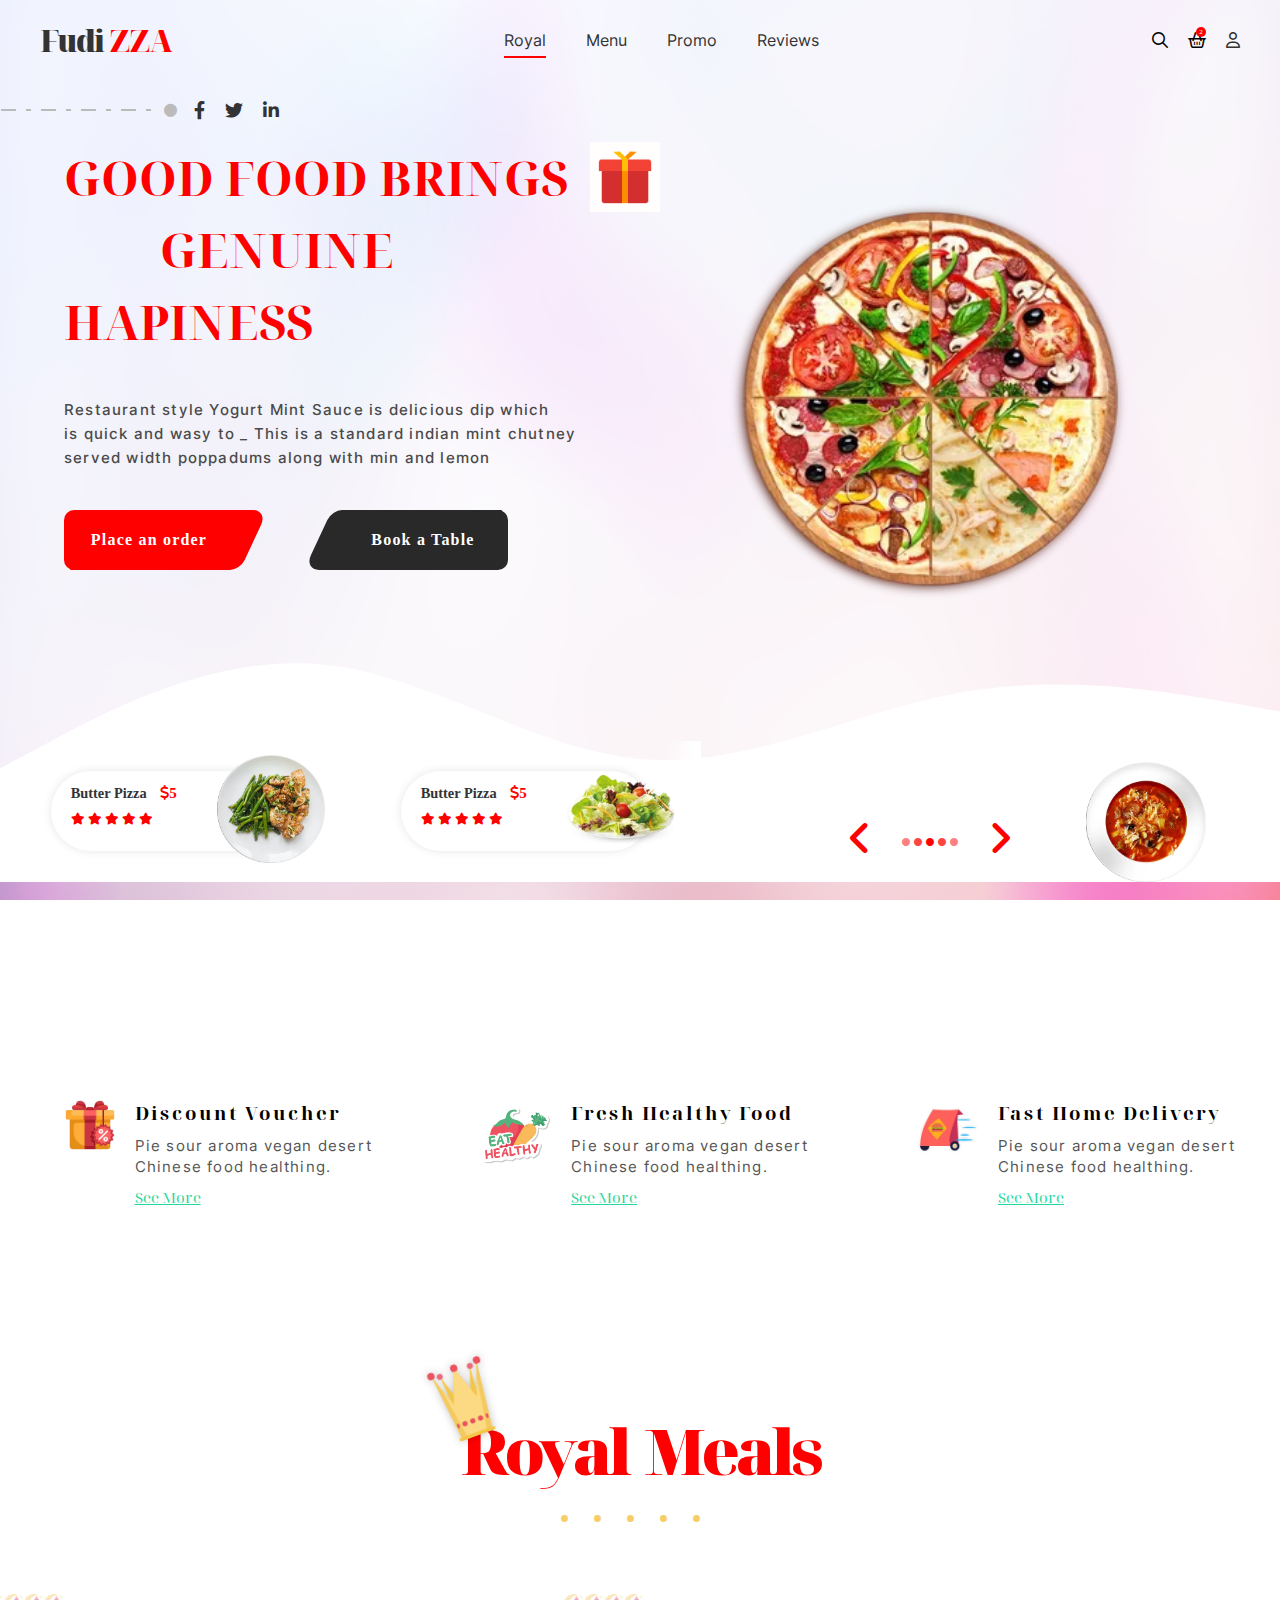
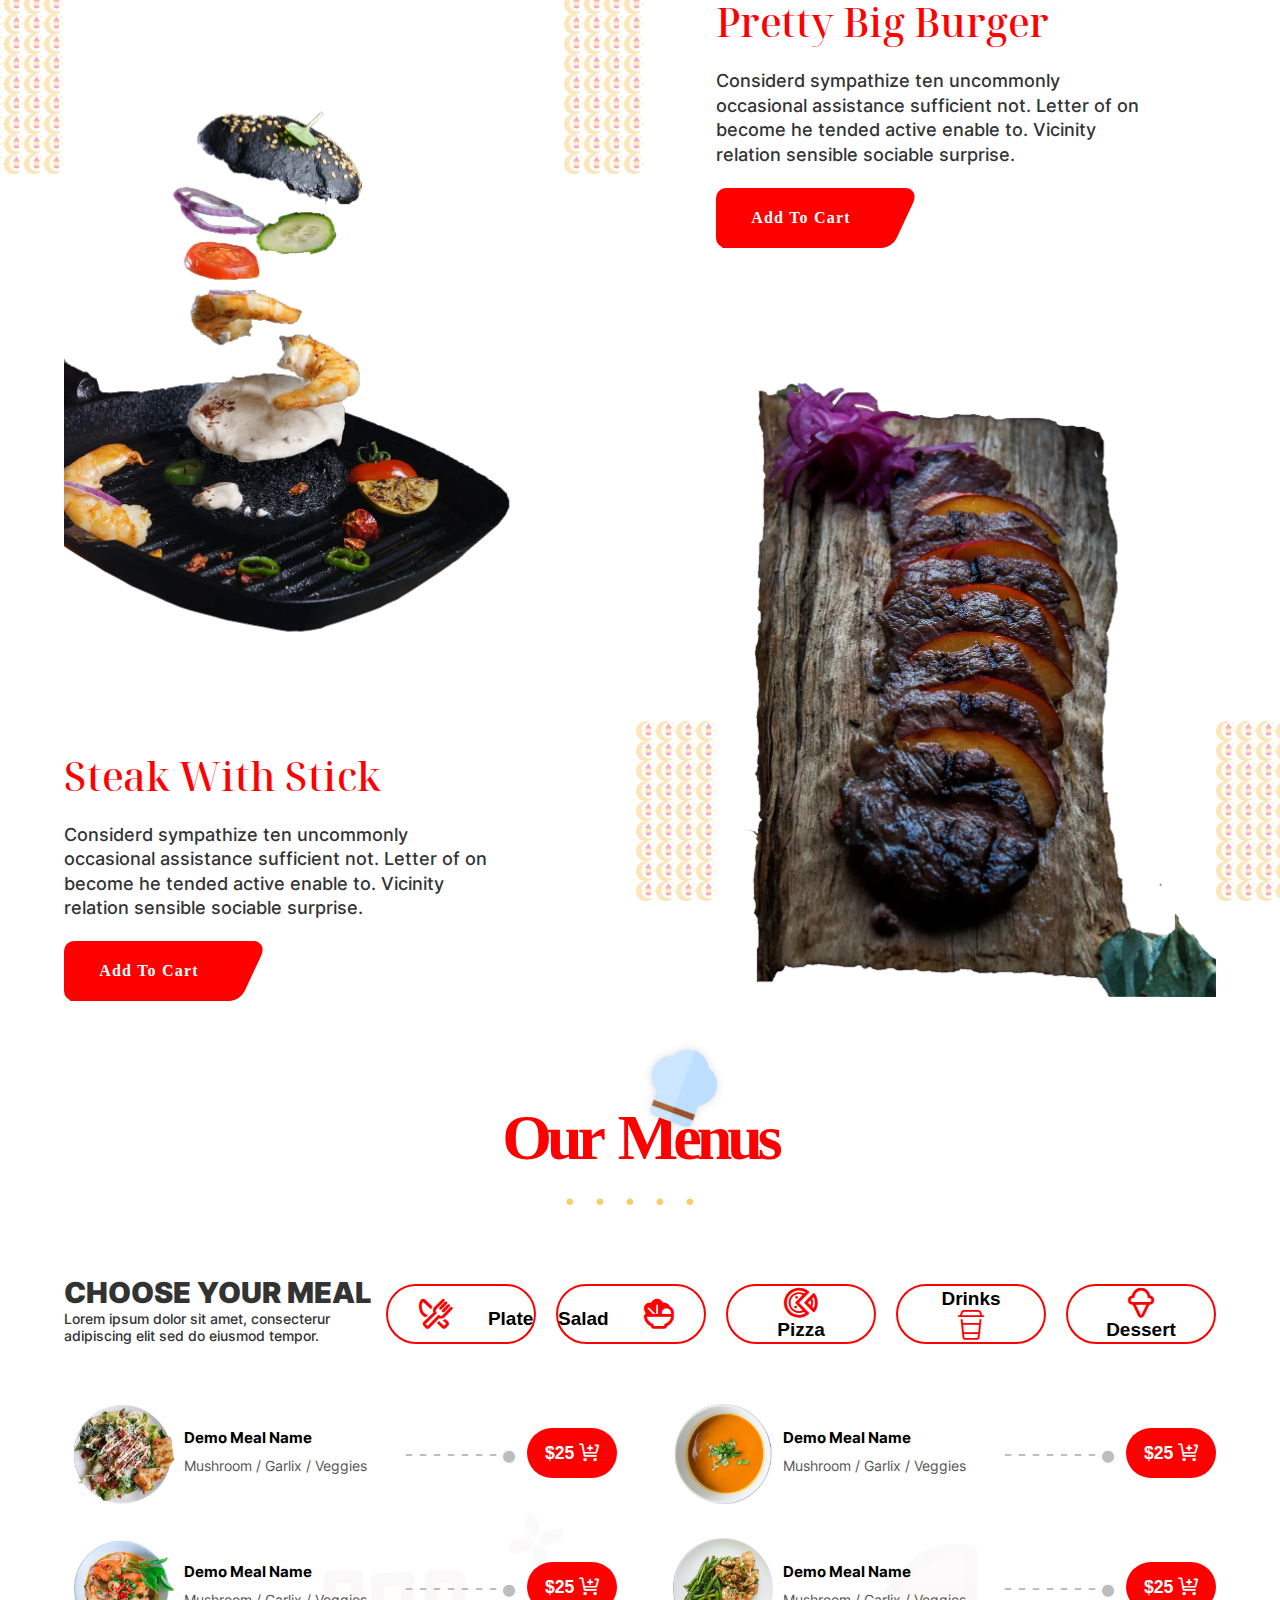
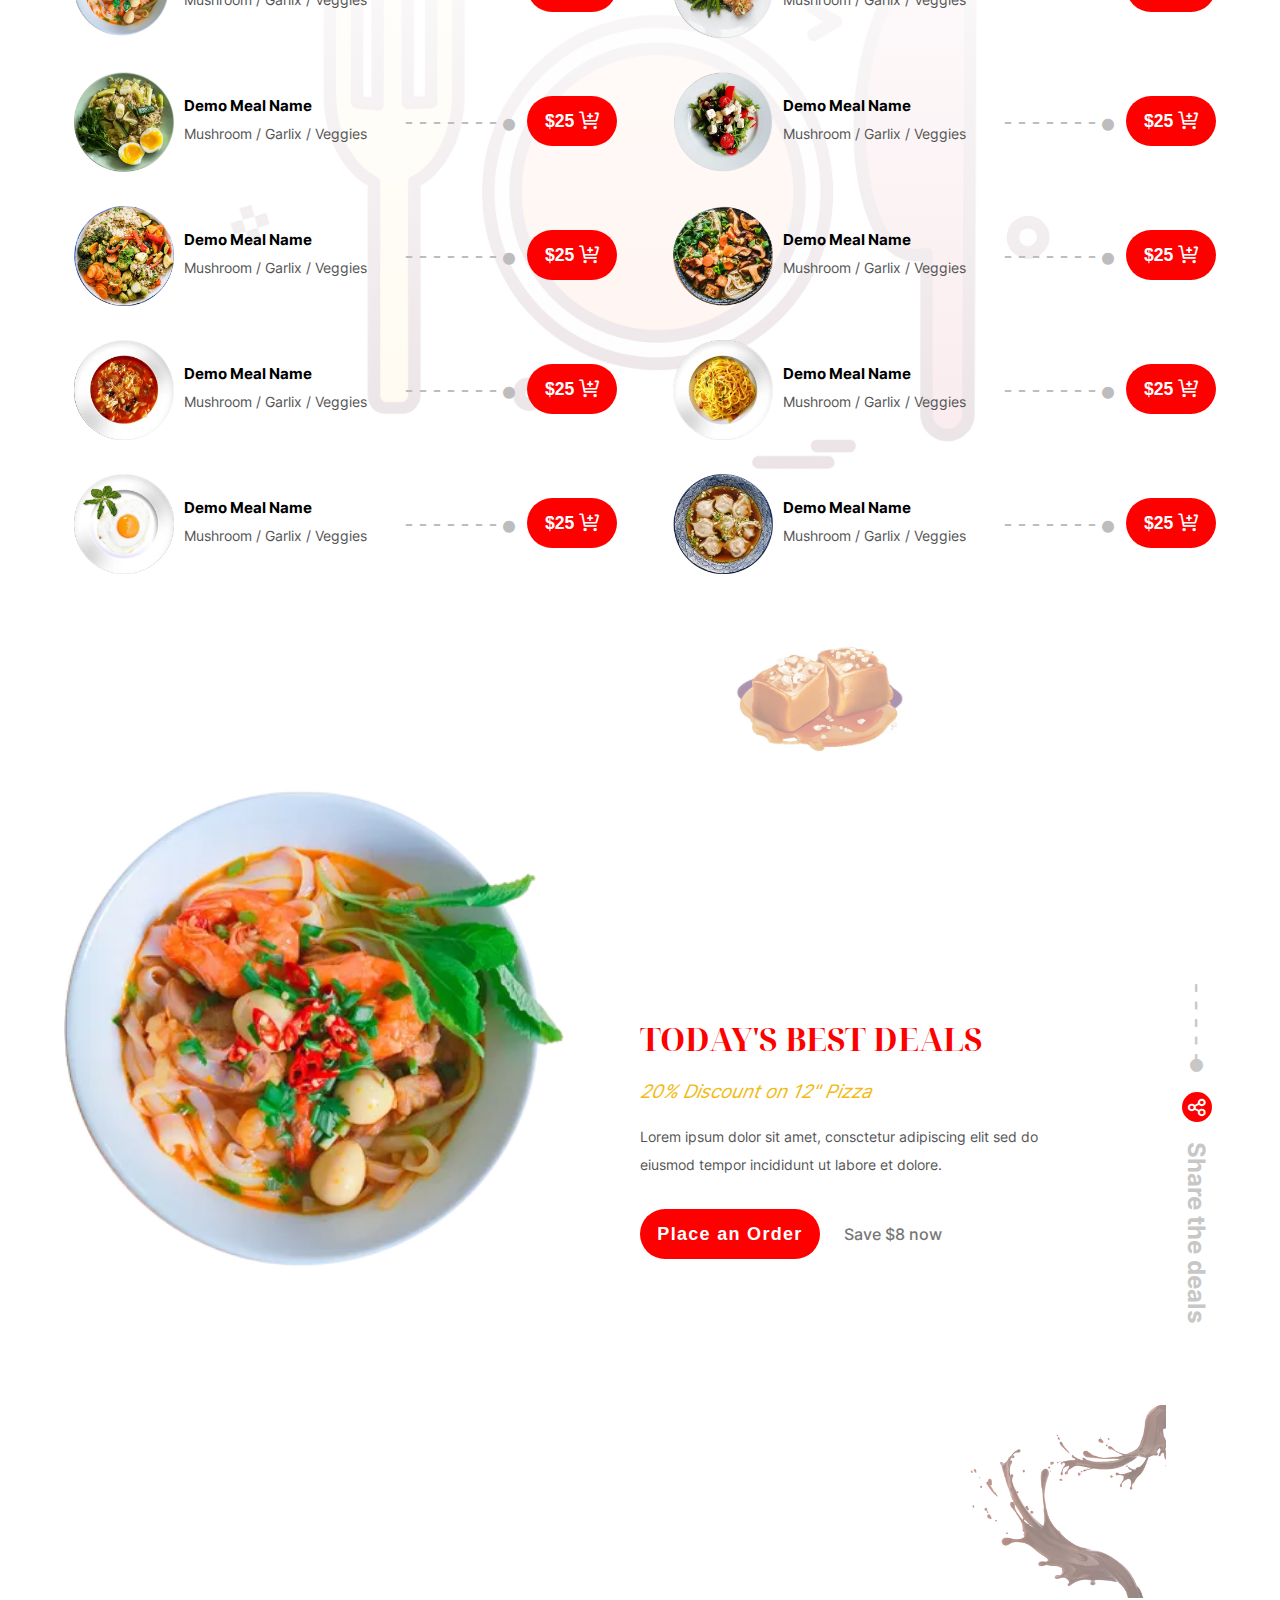
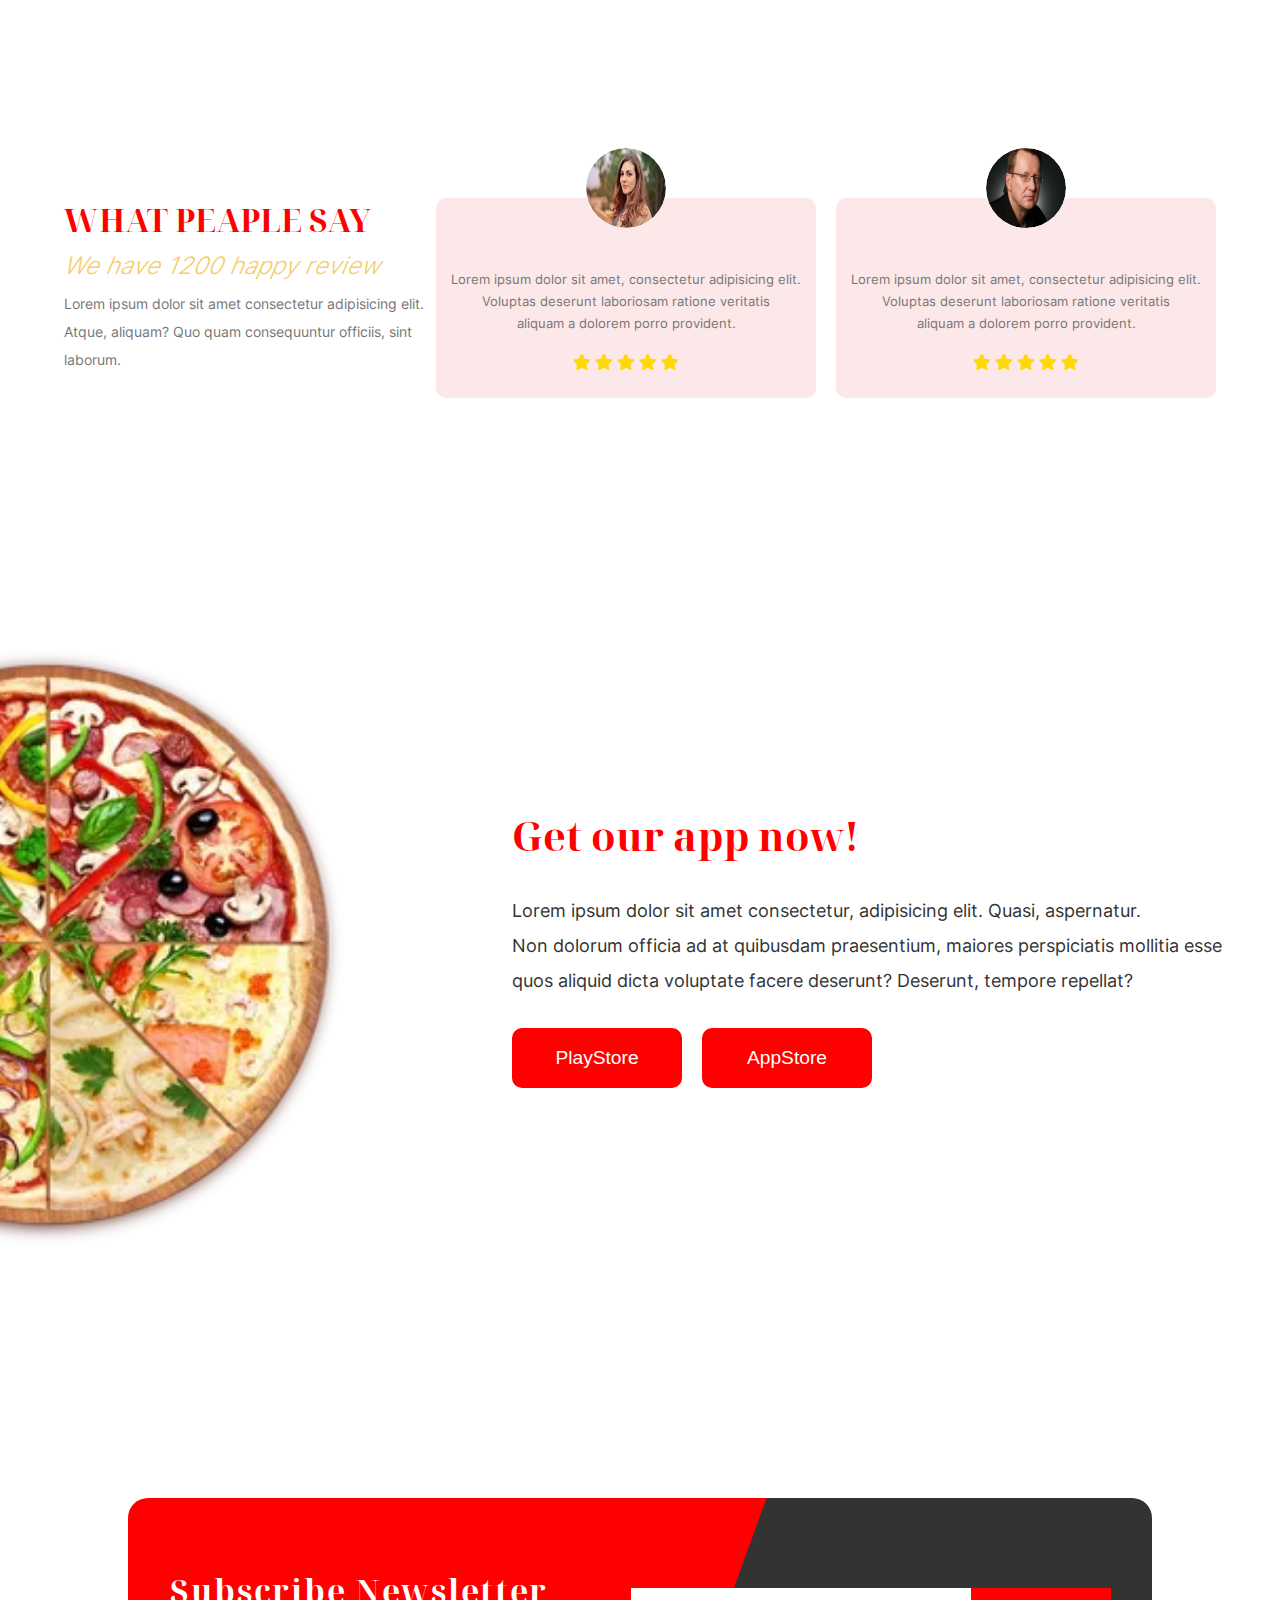
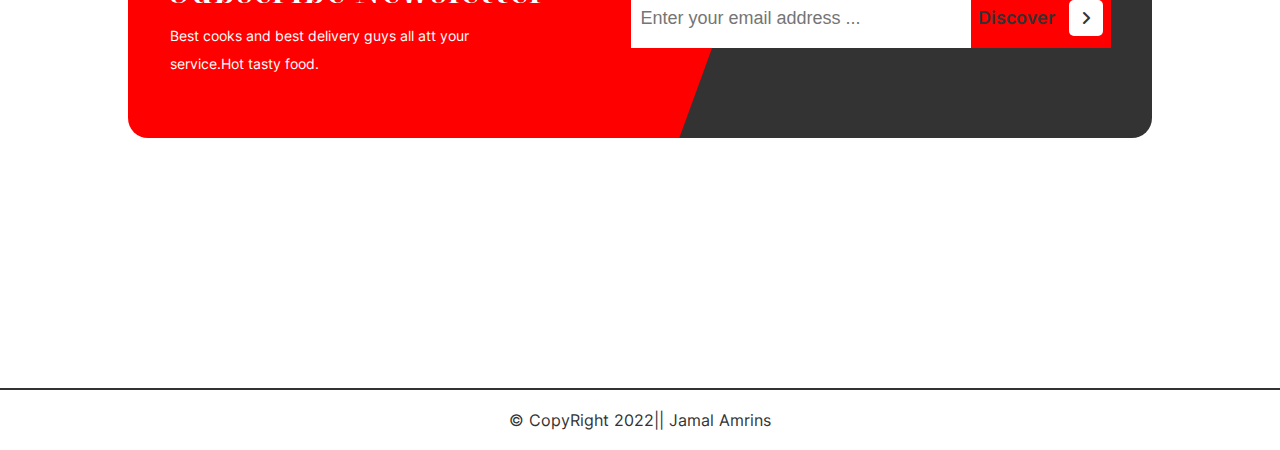
<file: index.html>
<!DOCTYPE html>
<html lang=en>
  <head>
    <meta http-equiv="content-language" content="en">
    <meta charset="UTF-8">
    <meta name="viewport" content="width=device-width, initial-scale=1.0">
    <meta name="keywords" content="pizza, salad, drinks, plats, dessert">
    <meta name="author" content="Jamal Amrins">
    <meta name="publisher" content="Jamal Amrins">
    <meta name="copyright" content="Jamal Amrins">
    <meta name="description" content="order the best pizza and other plats you will tast in ypu life">
    <meta name="page-topic" content="food">
    <meta name="page-type" content="restaurant">
    <meta name="audience" content="Everyone">
    <meta name="robots" content="index, follow">
    <meta name="viewport" content="width=device-width, initial-scale=1.0">
    <meta http-equiv="X-UA-Compatible" content="IE=edge">
    <link rel=stylesheet href=./assets/font/css/fontface.css>
    <link rel=stylesheet href=./assets/font/css/all.css>
    <link rel=stylesheet href=./css/style.css>
    <link rel=stylesheet href=./css/animation.css>
    <title>fudizza</title>
  </head>
  <body>
    <div class=search-section>
      <span class=closeThis>X</span>
      <div>
        <input type=text placeholder="Type Something">
        <button>
          <i class="fa-solid fa-magnifying-glass"></i>
        </button>
      </div>
    </div>
    <div class=basket-section>
      <span class=closeThis>X</span>
      <div class=noItesmInBasket>
        <i class="fa-regular fa-basket-shopping"></i>
        <h1>Is Empty! Go To Menu</h1>
        <a href=#section3>
          <button>Menu</button>
        </a>
      </div>
      <div class=newItems></div>
      <button class=confirmBTN>Confirm <i class="fa-solid fa-check"></i>
      </button>
    </div>
    <div class=topPageWrp>
      <main class=topContainer>
        <nav id=nav>
          <div class=logo>
            <a href='index.html' />
            <h1> Fudi <span>ZZA</span>
            </h1>
            </a>
          </div>
          <div class=list>
            <ul>
              <li class=activeLink>
                <a href=#section2>Royal</a>
              </li>
              <li>
                <a href=#section3>Menu</a>
              </li>
              <li>
                <a href=#section4>Promo</a>
              </li>
              <li>
                <a href=#section6>Reviews</a>
              </li>
            </ul>
          </div>
          <div class=icons>
            <div class=search>
              <i class="search-open fa-regular fa-magnifying-glass"></i>
            </div>
            <div class=basket>
              <div class=items>2</div>
              <i class="basket-open fa-regular fa-basket-shopping"></i>
            </div>
            <div class=login>
              <a href=./pages/signin.html>
                <i class="fa-regular fa-user"></i>
              </a>
            </div>
            <div class=bars>
              <i class="fa-regular fa-bars"></i>
            </div>
          </div>
        </nav>
        <div class=topPage>
          <header id=header>
            <div class=content>
              <div class=line>
                <i class="fa-solid fa-circle"></i>
                <svg width=156 height=22 version=1.1 xmlns=http://www.w3.org/2000/svg>
                  <line stroke-dasharray="15, 10, 5, 10" x1=0 y1=11 x2=156 y2=11 style=stroke-width:2px></line>
                </svg>
              </div>
              <div class=social>
                <div class=facebook>
                  <a href=https://www.facebook.com target=_blank>
                    <i class="fa-brands fa-facebook-f"></i>
                  </a>
                </div>
                <div class=twitter>
                  <a href=https://www.twitter.com target=_blank>
                    <i class="fa-brands fa-twitter"></i>
                  </a>
                </div>
                <div class=linkedin>
                  <a href=https://www.linkedin.com target=_blank>
                    <i class="fa-brands fa-linkedin-in"></i>
                  </a>
                </div>
              </div>
              <div class=title>
                <h1> GOOD FOOD BRINGS <img loading="lazy" src=./assets/imgs/icons8-gift.gif alt>
                  <br>
                  <span></span> GENUINE HAPINESS
                </h1>
              </div>
              <div class=paragraph>
                <p> Restaurant style Yogurt Mint Sauce is delicious dip which <br> is quick and wasy to _ This is a standard indian mint chutney <br> served width poppadums along with min and lemon <br>
                </p>
              </div>
              <div class=btns>
                <a href=#section3>
                  <button class=red>Place an order</button>
                </a>
                <button class=black>Book a Table </button>
              </div>
              <div class=slider-wrp>
                <section class=slider>
                  <div class=item>
                    <article>
                      <div>
                        <h3> Butter Pizza <span>
                            <i class="fa-solid fa-dollar-sign"></i>5 </span>
                        </h3>
                        <div class=stars>
                          <i class="fa-solid fa-star"></i>
                          <i class="fa-solid fa-star"></i>
                          <i class="fa-solid fa-star"></i>
                          <i class="fa-solid fa-star"></i>
                          <i class="fa-solid fa-star"></i>
                        </div>
                      </div>
                      <div>
                        <img loading="lazy" src=./assets/dessert/8.webp alt>
                      </div>
                    </article>
                    <article>
                      <div>
                        <h3> Butter Pizza <span>
                            <i class="fa-solid fa-dollar-sign"></i>5 </span>
                        </h3>
                        <div class=stars>
                          <i class="fa-solid fa-star"></i>
                          <i class="fa-solid fa-star"></i>
                          <i class="fa-solid fa-star"></i>
                          <i class="fa-solid fa-star"></i>
                          <i class="fa-solid fa-star"></i>
                        </div>
                      </div>
                      <div>
                        <img loading="lazy" src=./assets/drinks/8.webp alt>
                      </div>
                    </article>
                  </div>
                  <div class=item>
                    <article>
                      <div>
                        <h3> Butter Pizza <span>
                            <i class="fa-solid fa-dollar-sign"></i>5 </span>
                        </h3>
                        <div class=stars>
                          <i class="fa-solid fa-star"></i>
                          <i class="fa-solid fa-star"></i>
                          <i class="fa-solid fa-star"></i>
                          <i class="fa-solid fa-star"></i>
                          <i class="fa-solid fa-star"></i>
                        </div>
                      </div>
                      <div>
                        <img loading="lazy" src=./assets/plats/3.webp alt>
                      </div>
                    </article>
                    <article>
                      <div>
                        <h3> Butter Pizza <span>
                            <i class="fa-solid fa-dollar-sign"></i>5 </span>
                        </h3>
                        <div class=stars>
                          <i class="fa-solid fa-star"></i>
                          <i class="fa-solid fa-star"></i>
                          <i class="fa-solid fa-star"></i>
                          <i class="fa-solid fa-star"></i>
                          <i class="fa-solid fa-star"></i>
                        </div>
                      </div>
                      <div>
                        <img loading="lazy" src=./assets/salad/6.webp alt>
                      </div>
                    </article>
                  </div>
                  <div class=item>
                    <article>
                      <div>
                        <h3> Butter Pizza <span>
                            <i class="fa-solid fa-dollar-sign"></i>5 </span>
                        </h3>
                        <div class=stars>
                          <i class="fa-solid fa-star"></i>
                          <i class="fa-solid fa-star"></i>
                          <i class="fa-solid fa-star"></i>
                          <i class="fa-solid fa-star"></i>
                          <i class="fa-solid fa-star"></i>
                        </div>
                      </div>
                      <div>
                        <img loading="lazy" src=./assets/drinks/4.webp alt>
                      </div>
                    </article>
                    <article>
                      <div>
                        <h3> Butter Pizza <span>
                            <i class="fa-solid fa-dollar-sign"></i>5 </span>
                        </h3>
                        <div class=stars>
                          <i class="fa-solid fa-star"></i>
                          <i class="fa-solid fa-star"></i>
                          <i class="fa-solid fa-star"></i>
                          <i class="fa-solid fa-star"></i>
                          <i class="fa-solid fa-star"></i>
                        </div>
                      </div>
                      <div>
                        <img loading="lazy" src=./assets/pizza/2.webp alt>
                      </div>
                    </article>
                  </div>
                </section>
              </div>
            </div>
            <div class=plats-slide>
              <div class=btns>
                <button class=left>
                  <i class="fa-solid fa-angle-left"></i>
                </button>
                <span>
                  <i style=color:#fd8080 class="fa-solid fa-circle"></i>
                  <i style=color:#ff4242 class="fa-solid fa-circle"></i>
                  <i style=color:#f00 class="fa-solid fa-circle"></i>
                  <i style=color:#ff4242 class="fa-solid fa-circle"></i>
                  <i style=color:#fd8080 class="fa-solid fa-circle"></i>
                </span>
                <button class=right>
                  <i class="fa-solid fa-angle-right"></i>
                </button>
              </div>
              <img loading="lazy" src=./assets/imgs/dashed-icon.svg class=line-dashed alt>
              <div class=big-plat>
                <img class=anim-sca loading="lazy" src=./assets/top_slider/0.webp alt>
              </div>
              <div class=smal-bt-plat>
                <img loading="lazy" src=./assets/top_slider//1.webp alt>
              </div>
            </div>
          </header>
        </div>
      </main>
    </div>
    <div id=section1>
      <article>
        <div class=left>
          <img loading="lazy" src=./assets/icons/gift.webp alt>
        </div>
        <div class=right>
          <h3>Discount Voucher</h3>
          <p> Pie sour aroma vegan desert <br> Chinese food healthing. </p>
          <a href>See More</a>
        </div>
      </article>
      <article>
        <div class=left>
          <img style=width:70px loading="lazy" src=./assets/icons/vegetable.webp alt>
        </div>
        <div class=right>
          <h3>Fresh Healthy Food</h3>
          <p> Pie sour aroma vegan desert <br> Chinese food healthing. </p>
          <a href>See More</a>
        </div>
      </article>
      <article>
        <div class=left>
          <img style=width:60px loading="lazy" src=./assets/icons/fast-delivery.webp alt>
        </div>
        <div class=right>
          <h3>Fast Home Delivery</h3>
          <p> Pie sour aroma vegan desert <br> Chinese food healthing. </p>
          <a href>See More</a>
        </div>
      </article>
    </div>
    <section id=section2>
      <div class=title>
        <h1>Royal Meals</h1>
      </div>
      <div class=content>
        <article class=left>
          <img loading="lazy" src=./assets/imgs/burger.webp alt>
          <div class=description>
            <h1>Steak With Stick</h1>
            <p> Considerd sympathize ten uncommonly <br> occasional assistance sufficient not. Letter of on <br> become he tended active enable to. Vicinity <br> relation sensible sociable surprise. </p>
            <button class=red>Add To Cart</button>
          </div>
        </article>
        <article class=right>
          <div class=description>
            <h1>Pretty Big Burger</h1>
            <p> Considerd sympathize ten uncommonly <br> occasional assistance sufficient not. Letter of on <br> become he tended active enable to. Vicinity <br> relation sensible sociable surprise. </p>
            <button class=red>Add To Cart</button>
          </div>
          <img loading="lazy" src=./assets/imgs/steak.webp alt>
        </article>
      </div>
    </section>
    <section id=section3>
      <div class=title>
        <h1>Our Menus</h1>
      </div>
      <div class=menu>
        <div class=top>
          <div class=left>
            <h2>CHOOSE YOUR MEAL</h2>
            <p> Lorem ipsum dolor sit amet, consecterur <br> adipiscing elit sed do eiusmod tempor. </p>
          </div>
          <div class=right>
            <button class=platBtn>
              <i class="fa-regular fa-fork-knife"></i> Plate </button>
            <button class=saladBtn> Salad <i class="fa-regular fa-salad"></i>
            </button>
            <button class=pizzaBtn>
              <i class="fa-regular fa-pizza"></i> Pizza </button>
            <button class=drinksBtn> Drinks <i class="fa-light fa-cup-togo"></i>
            </button>
            <button class=dessertBtn>
              <i class="fa-regular fa-ice-cream"></i> Dessert </button>
          </div>
        </div>
        <div class=bottom></div>
      </div>
    </section>
    <div id=section4>
      <article>
        <div class=slider-1>
          <div class="item fromTop">
            <img loading="lazy" src=./assets/plats/0.webp alt>
          </div>
          <div class="item fromTop">
            <img loading="lazy" src=./assets/plats/1.webp alt>
          </div>
          <div class="item fromTop">
            <img loading="lazy" src=./assets/plats/2.webp alt>
          </div>
          <div class="item fromTop">
            <img loading="lazy" src=./assets/plats/3.webp alt>
          </div>
          <div class="item fromTop">
            <img loading="lazy" src=./assets/plats/4.webp alt>
          </div>
        </div>
        <div class=slider-2>
          <div class=desc>
            <h1>TODAY'S BEST DEALS</h1>
            <H3>20% Discount on 12" Pizza</H3>
            <p> Lorem ipsum dolor sit amet, consctetur adipiscing elit sed do <br> eiusmod tempor incididunt ut labore et dolore. </p>
            <div class=btns>
              <button> Place an Order </button>
              <span class=persont>Save $8 now</span>
            </div>
          </div>
          <div class=desc>
            <h1>TODAY'S BEST DEALS</h1>
            <H3>20% Discount on 12" Pizza</H3>
            <p> Lorem ipsum dolor sit amet, consctetur adipiscing elit sed do <br> eiusmod tempor incididunt ut labore et dolore. </p>
            <div class=btns>
              <button> Place an Order </button>
              <span class=persont>Save $8 now</span>
            </div>
          </div>
          <div class=desc>
            <h1>TODAY'S BEST DEALS</h1>
            <H3>20% Discount on 12" Pizza</H3>
            <p> Lorem ipsum dolor sit amet, consctetur adipiscing elit sed do <br> eiusmod tempor incididunt ut labore et dolore. </p>
            <div class=btns>
              <button> Place an Order </button>
              <span class=persont>Save $8 now</span>
            </div>
          </div>
          <div class=desc>
            <h1>TODAY'S BEST DEALS</h1>
            <H3>20% Discount on 12" Pizza</H3>
            <p> Lorem ipsum dolor sit amet, consctetur adipiscing elit sed do <br> eiusmod tempor incididunt ut labore et dolore. </p>
            <div class=btns>
              <button> Place an Order </button>
              <span class=persont>Save $8 now</span>
            </div>
          </div>
          <div class=desc>
            <h1>TODAY'S BEST DEALS</h1>
            <H3>20% Discount on 12" Pizza</H3>
            <p> Lorem ipsum dolor sit amet, consctetur adipiscing elit sed do <br> eiusmod tempor incididunt ut labore et dolore. </p>
            <div class=btns>
              <button> Place an Order </button>
              <span class=persont>Save $8 now</span>
            </div>
          </div>
        </div>
        <div class=share>
          <div>
            <span>- - - - - </span>
            <i class="fa-solid fa-circle"></i>
          </div>
          <i class="fa-regular fa-share-nodes"></i>
          <h2>Share the deals</h2>
        </div>
        <img class=changedIcon loading="lazy" src=./assets/3.webp alt>
        <img class=changedIcon2 loading="lazy" src=./assets/2.webp alt>
      </article>
    </div>
    <div id=section6>
      <div class=left>
        <h1>WHAT PEAPLE SAY</h1>
        <h2>We have 1200 happy review</h2>
        <p> Lorem ipsum dolor sit amet consectetur adipisicing elit. <br> Atque, aliquam? Quo quam consequuntur officiis, sint laborum.
      </div>
      <div class=right>
        <article>
          <div class=img>
            <img loading="lazy" src=./assets/people/1.webp alt>
          </div>
          <div class=content>
            <p> Lorem ipsum dolor sit amet, consectetur adipisicing elit. <br> Voluptas deserunt laboriosam ratione veritatis <br> aliquam a dolorem porro provident. <br>
            </p>
            <div class=reviewStars>
              <i class="fa-solid fa-star"></i>
              <i class="fa-solid fa-star"></i>
              <i class="fa-solid fa-star"></i>
              <i class="fa-solid fa-star"></i>
              <i class="fa-solid fa-star"></i>
            </div>
          </div>
        </article>
        <article>
          <div class=img>
            <img loading="lazy" src=./assets/people/4.webp alt>
          </div>
          <div class=content>
            <p> Lorem ipsum dolor sit amet, consectetur adipisicing elit. <br> Voluptas deserunt laboriosam ratione veritatis <br> aliquam a dolorem porro provident. <br>
            </p>
            <div class=reviewStars>
              <i class="fa-solid fa-star"></i>
              <i class="fa-solid fa-star"></i>
              <i class="fa-solid fa-star"></i>
              <i class="fa-solid fa-star"></i>
              <i class="fa-solid fa-star"></i>
            </div>
          </div>
        </article>
      </div>
    </div>
    <section id=section7>
      <div class=left>
        <img loading="lazy" src=./assets/top_slider/0.webp class=alowed alt>
      </div>
      <div class=right>
        <h1>Get our app now!</h1>
        <p> Lorem ipsum dolor sit amet consectetur, adipisicing elit. Quasi, aspernatur. <br> Non dolorum officia ad at quibusdam praesentium, maiores perspiciatis mollitia esse <br> quos aliquid dicta voluptate facere deserunt? Deserunt, tempore repellat? </p>
        <div class=btns>
          <button>PlayStore</button>
          <button>AppStore</button>
        </div>
      </div>
    </section>
    <div id=section5>
      <div>
        <div class=left>
          <h1>Subscribe Newsletter</h1>
          <p> Best cooks and best delivery guys all att your <br> service.Hot tasty food. </p>
        </div>
        <div class=right>
          <form action>
            <div class=inp>
              <input type=email placeholder="Enter your email address ...">
              <button> Discover <i class="fa-solid fa-angle-right"></i>
              </button>
            </div>
          </form>
        </div>
      </div>
    </div>
    <footer>
      <p>&copy; CopyRight 2022|| Jamal Amrins</p>
    </footer>
    <script loading="lazy" src=./js/main.js></script>
  </body>
</html>
</file>
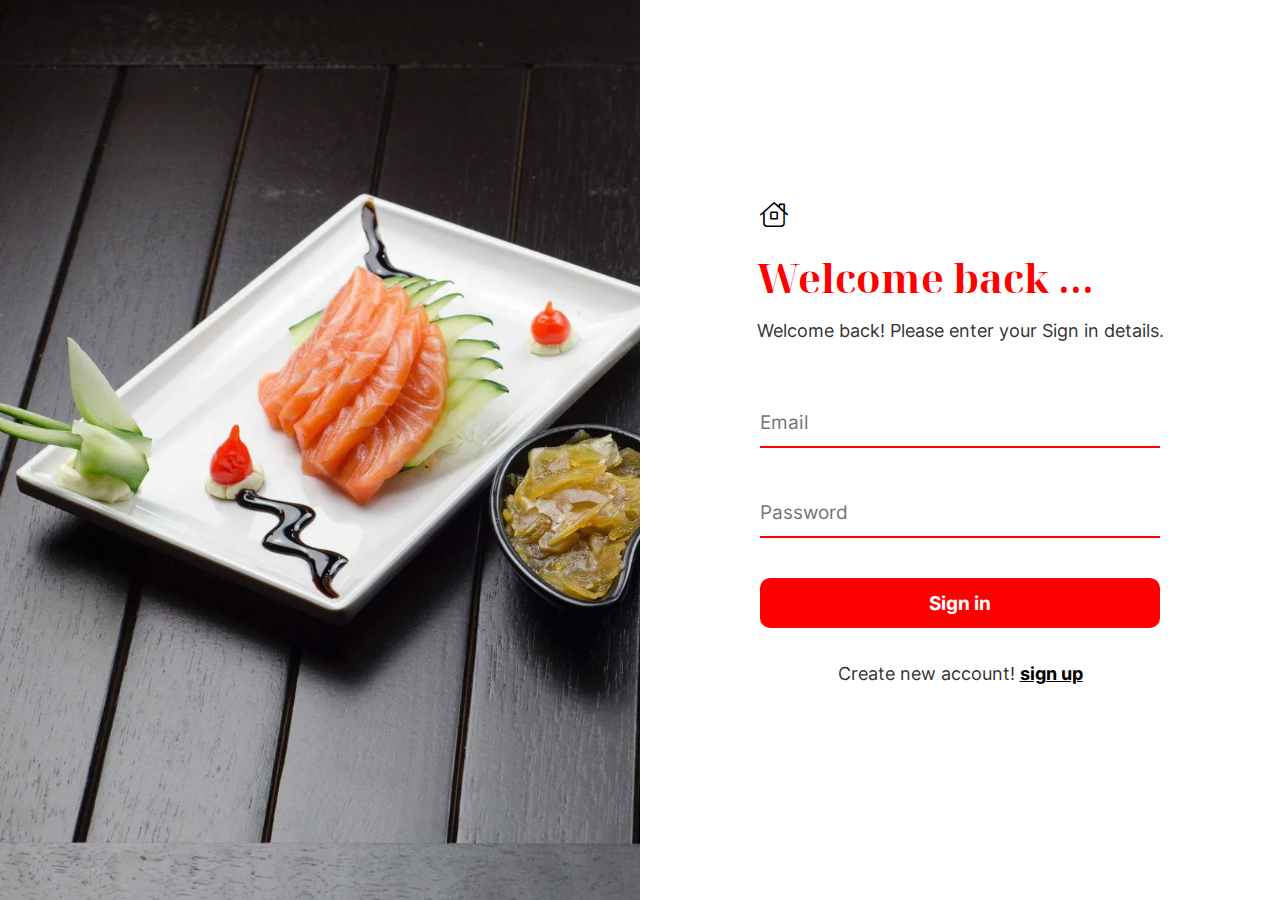
<file: pages/signin.html>
<!DOCTYPE html>
<html lang=en>
  <head>
    <meta charset=UTF-8>
    <meta http-equiv=X-UA-Compatible content="IE=edge">
    <link rel=stylesheet href=../assets/font/css/all.css>
    <link rel=stylesheet href=../assets/font/css/fontface.css>
    <link rel=stylesheet href=../css/login.css>
    <meta name=viewport content="width=device-width, initial-scale=1.0">
    <title>Sign in page</title>
  </head>
  <body>
    <section>
      <div class=left>
        <img src=../assets/imgs/1.webp alt>
      </div>
      <div class=right>
        <a href='../index.html' class=back>
          <i class="fa-light fa-house"></i>
        </a>
        <div class=top>
          <h1>Welcome back ...</h1>
          <p>Welcome back! Please enter your Sign in details.</p>
        </div>
        <form action='' method='post'>
          <div class=email>
            <input type=email name=email placeholder=Email>
          </div>
          <div class=password>
            <input type=password name=password placeholder=Password>
          </div>
          <input type=submit value="Sign in">
        </form>
        <p class=ca> Create new account! <strong>
            <a href=./signup.html>sign up</a>
          </strong>
        </p>
      </div>
    </section>
  </body>
</html>
</file>
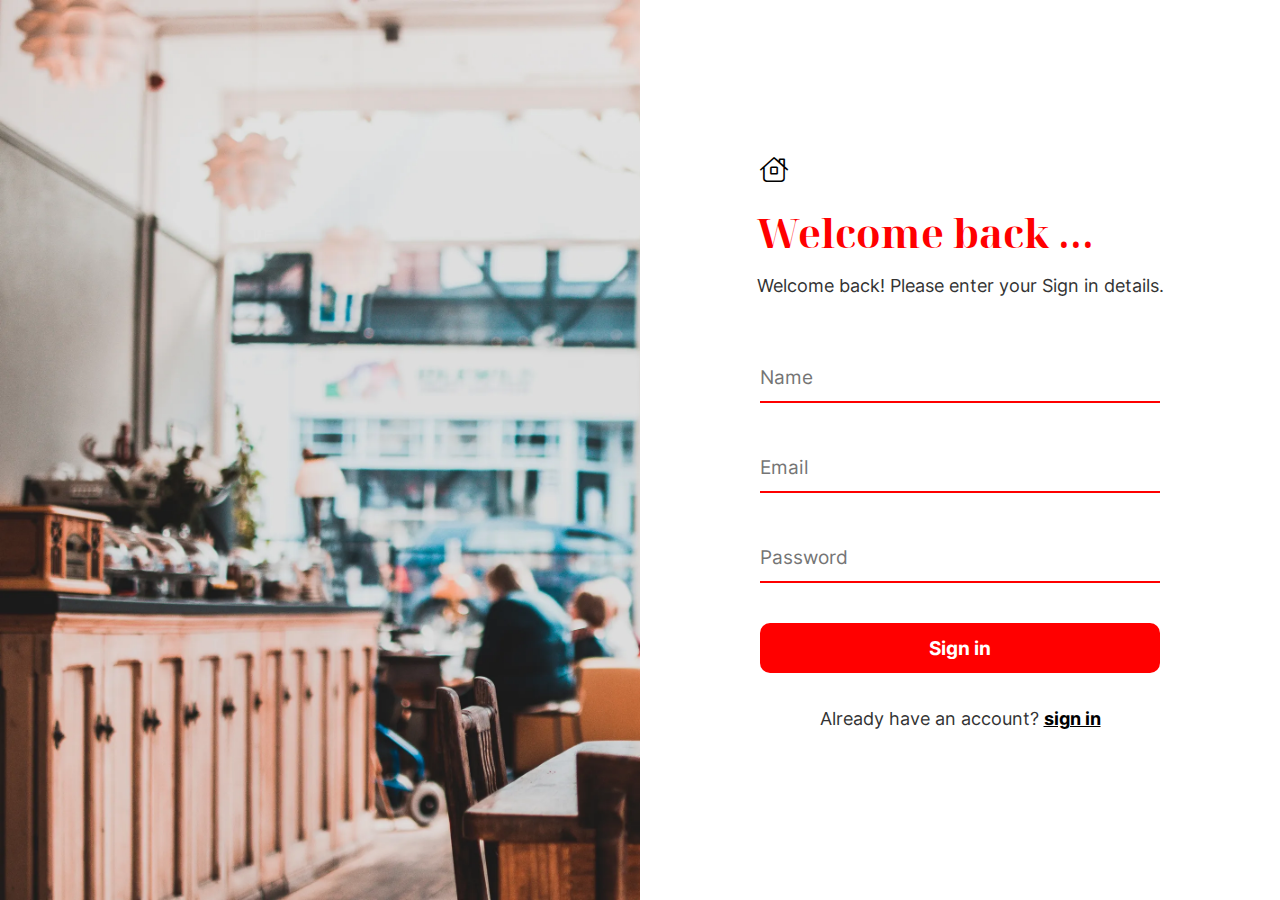
<file: pages/signup.html>
<!DOCTYPE html>
<html lang=en>
  <head>
    <meta charset=UTF-8>
    <meta http-equiv=X-UA-Compatible content="IE=edge">
    <link rel=stylesheet href=../assets/font/css/all.css>
    <link rel=stylesheet href=../assets/font/css/fontface.css>
    <link rel=stylesheet href=../css/login.css>
    <meta name=viewport content="width=device-width, initial-scale=1.0">
    <title>Sign up page</title>
  </head>
  <body>
    <section>
      <div class=left>
        <img src=../assets/imgs/2.webp alt>
      </div>
      <div class=right>
        <a href='../index.html' class=back>
          <i class="fa-light fa-house"></i>
        </a>
        <div class=top>
          <h1>Welcome back ...</h1>
          <p>Welcome back! Please enter your Sign in details.</p>
        </div>
        <form action=login.php method=post>
          <div class=username>
            <input type=text name=username placeholder=Name>
          </div>
          <div class=email>
            <input type=email name=email placeholder=Email>
          </div>
          <div class=password>
            <input type=password name=password placeholder=Password>
          </div>
          <input type=submit value="Sign in">
        </form>
        <p class=ca> Already have an account? <strong>
            <a href=./signin.html>sign in</a>
          </strong>
        </p>
      </div>
    </section>
  </body>
</html>
</file>
